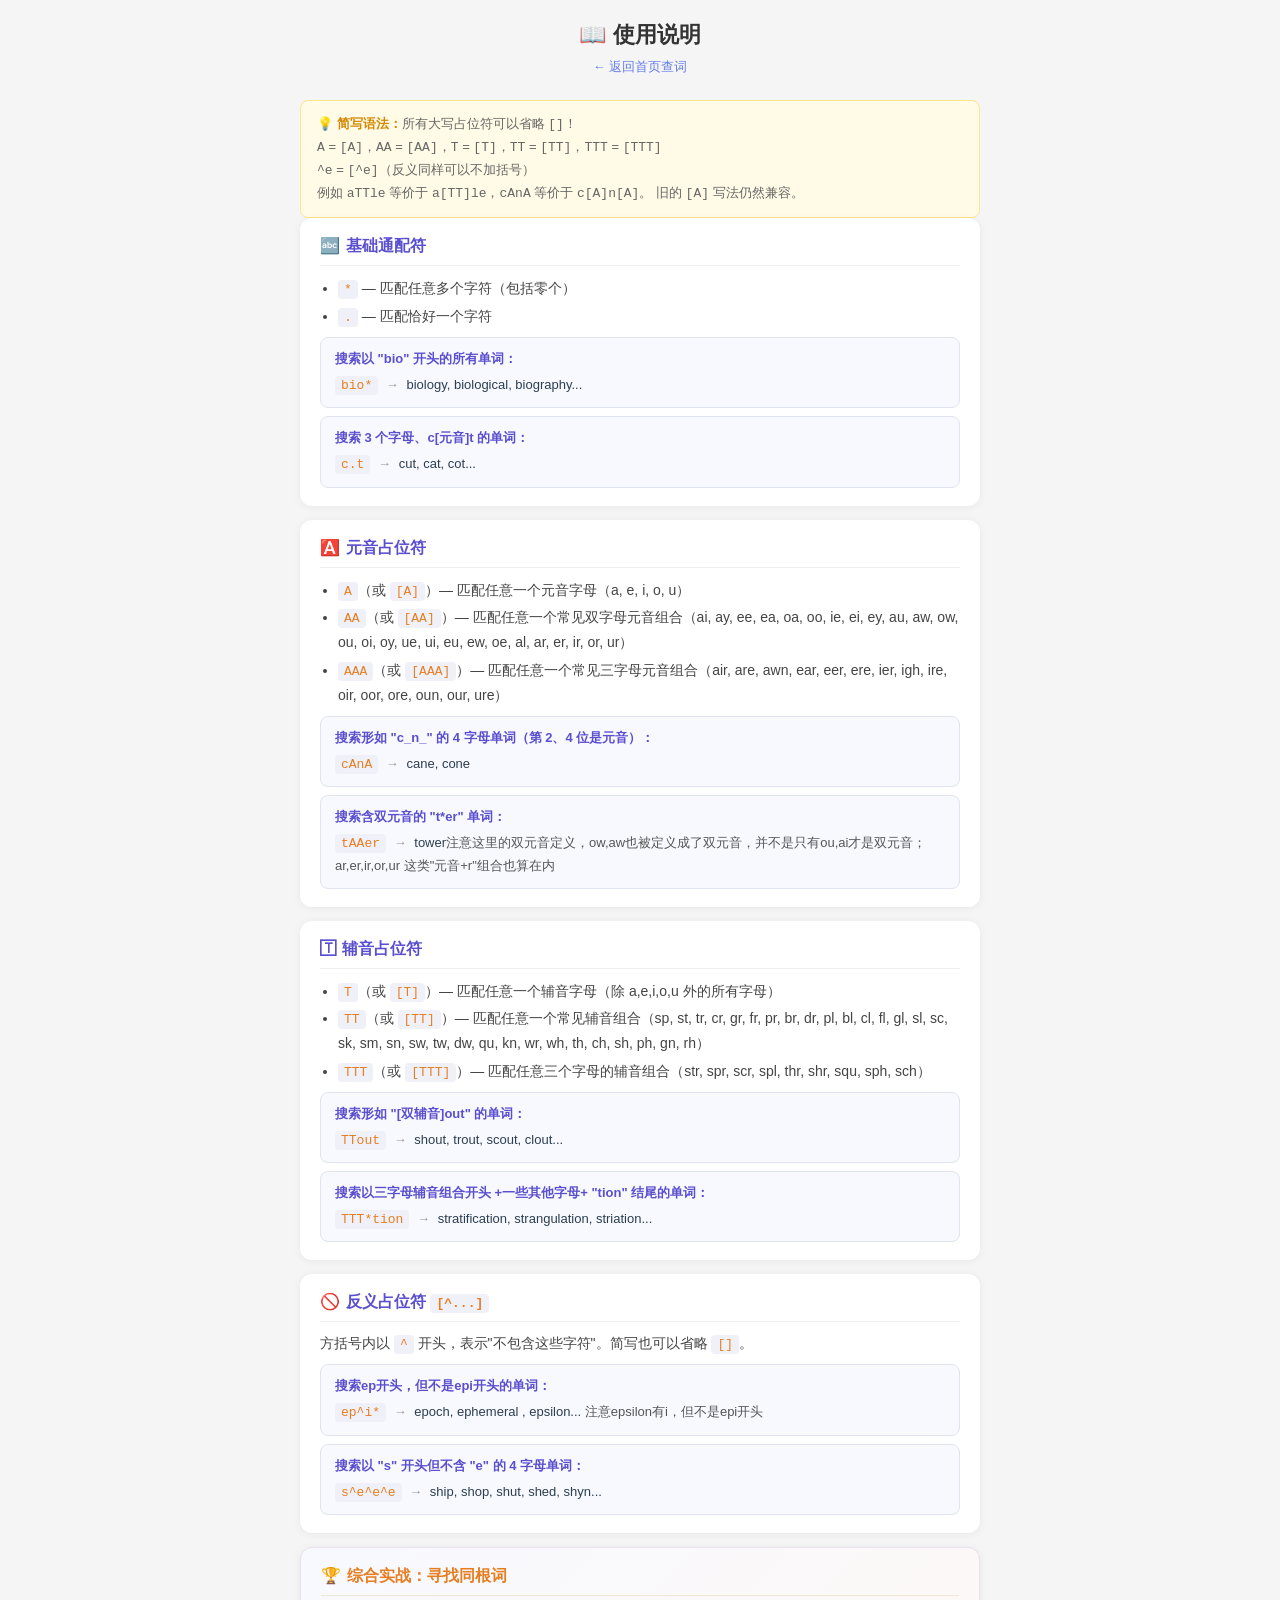
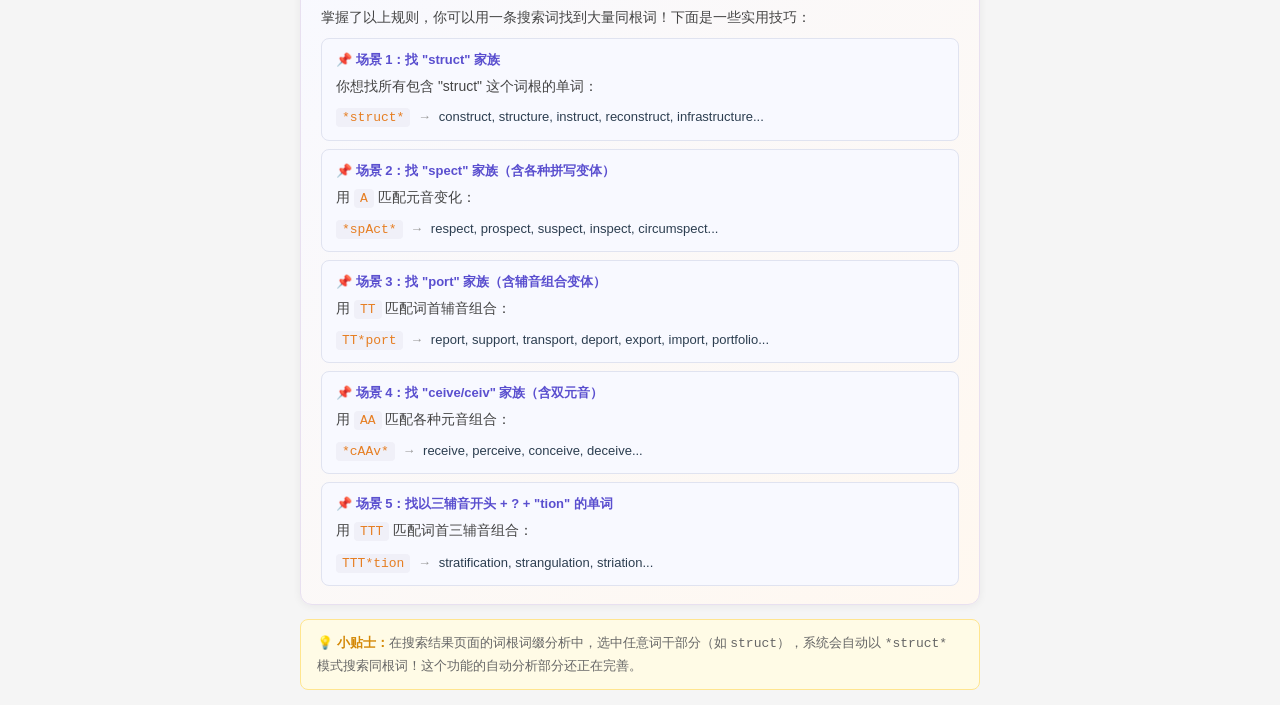
<file: templates/guide.html>
<!doctype html>
<html lang="zh-CN">
  <head>
    <meta charset="UTF-8" />
    <meta name="viewport" content="width=device-width, initial-scale=1.0" />
    <title>使用说明 - The Little Dict</title>
    <link rel="stylesheet" href="/static/style.css" />
    <style>
      /* 使用说明页面专用样式 */
      .guide-page {
        max-width: 720px;
        margin: 0 auto;
        padding: 20px;
      }
      .guide-page h1 {
        text-align: center;
        color: #333;
        margin-bottom: 8px;
        font-size: 22px;
      }
      .guide-page .subtitle {
        text-align: center;
        color: #888;
        font-size: 13px;
        margin-bottom: 24px;
      }
      .guide-page .subtitle a {
        color: #667eea;
        text-decoration: none;
      }
      .guide-page .subtitle a:hover {
        text-decoration: underline;
      }
      .guide-section {
        background: #fff;
        border-radius: 12px;
        padding: 18px 20px;
        margin-bottom: 14px;
        box-shadow: 0 1px 8px rgba(0,0,0,0.06);
      }
      .guide-section h2 {
        font-size: 16px;
        color: #5a4fcf;
        margin: 0 0 10px 0;
        padding-bottom: 8px;
        border-bottom: 1px solid #eee;
      }
      .guide-section h2 .icon {
        margin-right: 6px;
      }
      .guide-section p {
        font-size: 14px;
        line-height: 1.7;
        color: #444;
        margin: 0 0 8px 0;
      }
      .guide-section ul {
        margin: 0;
        padding: 0 0 0 18px;
        font-size: 14px;
        line-height: 1.8;
        color: #444;
      }
      .guide-section li {
        margin-bottom: 2px;
      }
      .guide-section code {
        background: #f0f0f8;
        padding: 2px 6px;
        border-radius: 4px;
        font-family: 'Courier New', monospace;
        font-size: 13px;
        color: #e67e22;
        white-space: nowrap;
      }
      .guide-example {
        background: #f8f9ff;
        border: 1px solid #e0e3f0;
        border-radius: 8px;
        padding: 10px 14px;
        margin-top: 8px;
        font-size: 13px;
        line-height: 1.7;
        color: #555;
      }
      .guide-example .label {
        font-weight: 600;
        color: #5a4fcf;
        margin-bottom: 4px;
      }
      .guide-example code {
        font-size: 13px;
      }
      .guide-example .arrow {
        color: #999;
        margin: 0 4px;
      }
      .guide-example .result {
        color: #2c3e50;
        font-weight: 500;
      }
      .guide-combo {
        background: linear-gradient(135deg, #f8f9ff 0%, #fff8f0 100%);
        border: 1px solid #e8e0f0;
      }
      .guide-combo h2 {
        color: #e67e22;
        border-bottom-color: #f0e6d6;
      }
      .guide-tip {
        background: #fffbe6;
        border: 1px solid #ffe58f;
        border-radius: 8px;
        padding: 12px 16px;
        margin-top: 14px;
        font-size: 13px;
        line-height: 1.7;
        color: #666;
      }
      .guide-tip strong {
        color: #d48806;
      }
    </style>
  </head>
  <body>
    <div class="guide-page">
      <h1>📖 使用说明</h1>
      <p class="subtitle"><a href="/">← 返回首页查词</a></p>

      <!-- 简写语法提示 -->
      <div class="guide-tip">
        <strong>💡 简写语法：</strong>所有大写占位符可以省略 <code>[]</code>！<br>
        <code>A</code> = <code>[A]</code>，<code>AA</code> = <code>[AA]</code>，<code>T</code> = <code>[T]</code>，<code>TT</code> = <code>[TT]</code>，<code>TTT</code> = <code>[TTT]</code><br>
        <code>^e</code> = <code>[^e]</code>（反义同样可以不加括号）<br>
        例如 <code>aTTle</code> 等价于 <code>a[TT]le</code>，<code>cAnA</code> 等价于 <code>c[A]n[A]</code>。
        旧的 <code>[A]</code> 写法仍然兼容。
      </div>

      <!-- 基础通配符 -->
      <div class="guide-section">
        <h2><span class="icon">🔤</span>基础通配符</h2>
        <ul>
          <li><code>*</code> — 匹配任意多个字符（包括零个）</li>
          <li><code>.</code> — 匹配恰好一个字符</li>
        </ul>
        <div class="guide-example">
          <div class="label">搜索以 "bio" 开头的所有单词：</div>
          <code>bio*</code> <span class="arrow">→</span> <span class="result">biology, biological, biography...</span>
        </div>
        <div class="guide-example">
          <div class="label">搜索 3 个字母、c[元音]t 的单词：</div>
          <code>c.t</code> <span class="arrow">→</span> <span class="result">cut, cat, cot...</span>
        </div>
      </div>

      <!-- 元音占位符 -->
      <div class="guide-section">
        <h2><span class="icon">🅰️</span>元音占位符</h2>
        <ul>
          <li><code>A</code>（或 <code>[A]</code>）— 匹配任意一个元音字母（a, e, i, o, u）</li>
          <li><code>AA</code>（或 <code>[AA]</code>）— 匹配任意一个常见双字母元音组合（ai, ay, ee, ea, oa, oo, ie, ei, ey, au, aw, ow, ou, oi, oy, ue, ui, eu, ew, oe, al, ar, er, ir, or, ur）</li>
          <li><code>AAA</code>（或 <code>[AAA]</code>）— 匹配任意一个常见三字母元音组合（air, are, awn, ear, eer, ere, ier, igh, ire, oir, oor, ore, oun, our, ure）</li>
        </ul>
        <div class="guide-example">
          <div class="label">搜索形如 "c_n_" 的 4 字母单词（第 2、4 位是元音）：</div>
          <code>cAnA</code> <span class="arrow">→</span> <span class="result">cane, cone</span>
        </div>
        <div class="guide-example">
          <div class="label">搜索含双元音的 "t*er" 单词：</div>
          <code>tAAer</code> <span class="arrow">→</span> <span class="result">tower</span>注意这里的双元音定义，ow,aw也被定义成了双元音，并不是只有ou,ai才是双元音；ar,er,ir,or,ur 这类"元音+r"组合也算在内
        </div>
      </div>

      <!-- 辅音占位符 -->
      <div class="guide-section">
        <h2><span class="icon">🅃</span>辅音占位符</h2>
        <ul>
          <li><code>T</code>（或 <code>[T]</code>）— 匹配任意一个辅音字母（除 a,e,i,o,u 外的所有字母）</li>
          <li><code>TT</code>（或 <code>[TT]</code>）— 匹配任意一个常见辅音组合（sp, st, tr, cr, gr, fr, pr, br, dr, pl, bl, cl, fl, gl, sl, sc, sk, sm, sn, sw, tw, dw, qu, kn, wr, wh, th, ch, sh, ph, gn, rh）</li>
          <li><code>TTT</code>（或 <code>[TTT]</code>）— 匹配任意三个字母的辅音组合（str, spr, scr, spl, thr, shr, squ, sph, sch）</li>
        </ul>
        <div class="guide-example">
          <div class="label">搜索形如 "[双辅音]out" 的单词：</div>
          <code>TTout</code> <span class="arrow">→</span> <span class="result">shout, trout, scout, clout...</span>
        </div>
        <div class="guide-example">
          <div class="label">搜索以三字母辅音组合开头 +一些其他字母+ "tion" 结尾的单词：</div>
          <code>TTT*tion</code> <span class="arrow">→</span> <span class="result">stratification, strangulation, striation...</span>
        </div>
      </div>

      <!-- 反义占位符 -->
      <div class="guide-section">
        <h2><span class="icon">🚫</span>反义占位符 <code>[^...]</code></h2>
        <p>方括号内以 <code>^</code> 开头，表示"不包含这些字符"。简写也可以省略 <code>[]</code>。</p>
        <div class="guide-example">
          <div class="label">搜索ep开头，但不是epi开头的单词：</div>
          <code>ep^i*</code> <span class="arrow">→</span> <span class="result">epoch, ephemeral , epsilon...</span> 注意epsilon有i，但不是epi开头
        </div>
        <div class="guide-example">
          <div class="label">搜索以 "s" 开头但不含 "e" 的 4 字母单词：</div>
          <code>s^e^e^e</code> <span class="arrow">→</span> <span class="result">ship, shop, shut, shed, shyn...</span>
        </div>
      </div>

      <!-- 综合实战 -->
      <div class="guide-section guide-combo">
        <h2><span class="icon">🏆</span>综合实战：寻找同根词</h2>
        <p>掌握了以上规则，你可以用一条搜索词找到大量同根词！下面是一些实用技巧：</p>

        <div class="guide-example">
          <div class="label">📌 场景 1：找 "struct" 家族</div>
          <p>你想找所有包含 "struct" 这个词根的单词：</p>
          <code>*struct*</code> <span class="arrow">→</span> <span class="result">construct, structure, instruct, reconstruct, infrastructure...</span>
        </div>

        <div class="guide-example">
          <div class="label">📌 场景 2：找 "spect" 家族（含各种拼写变体）</div>
          <p>用 <code>A</code> 匹配元音变化：</p>
          <code>*spAct*</code> <span class="arrow">→</span> <span class="result">respect, prospect, suspect, inspect, circumspect...</span>
        </div>

        <div class="guide-example">
          <div class="label">📌 场景 3：找 "port" 家族（含辅音组合变体）</div>
          <p>用 <code>TT</code> 匹配词首辅音组合：</p>
          <code>TT*port</code> <span class="arrow">→</span> <span class="result">report, support, transport, deport, export, import, portfolio...</span>
        </div>

        <div class="guide-example">
          <div class="label">📌 场景 4：找 "ceive/ceiv" 家族（含双元音）</div>
          <p>用 <code>AA</code> 匹配各种元音组合：</p>
          <code>*cAAv*</code> <span class="arrow">→</span> <span class="result">receive, perceive, conceive, deceive...</span>
        </div>

        <div class="guide-example">
          <div class="label">📌 场景 5：找以三辅音开头 + ? + "tion" 的单词</div>
          <p>用 <code>TTT</code> 匹配词首三辅音组合：</p>
          <code>TTT*tion</code> <span class="arrow">→</span> <span class="result">stratification, strangulation, striation...</span>
        </div>

      </div>

      <div class="guide-tip">
        <strong>💡 小贴士：</strong>在搜索结果页面的词根词缀分析中，选中任意词干部分（如 <code>struct</code>），系统会自动以 <code>*struct*</code> 模式搜索同根词！这个功能的自动分析部分还正在完善。
      </div>
    </div>
  </body>
</html>
</file>
<file: static/style.css>
﻿* { margin: 0; padding: 0; box-sizing: border-box; }
body { font-family: -apple-system, BlinkMacSystemFont, "Segoe UI", Roboto, sans-serif; background: #f5f5f5; color: #333; }
.header { background: linear-gradient(135deg, #667eea 0%, #764ba2 100%); padding: 30px 20px; text-align: center; }
.header h1 { color: #fff; font-size: 24px; margin-bottom: 20px; font-weight: 600; }
.search-box { max-width: 600px; margin: 0 auto; display: flex; gap: 10px; }
.search-box input { flex: 1; padding: 12px 20px; border: none; border-radius: 25px; font-size: 16px; outline: none; box-shadow: 0 2px 10px rgba(0,0,0,0.1); }
.search-box button { padding: 12px 25px; background: #fff; color: #667eea; border: none; border-radius: 25px; font-size: 16px; cursor: pointer; font-weight: 600; box-shadow: 0 2px 10px rgba(0,0,0,0.1); transition: transform 0.2s; }
.search-box button:hover { transform: scale(1.05); }
.container { max-width: 800px; margin: 20px auto; padding: 0 20px; }
#result { background: #fff; border-radius: 12px; padding: 24px; box-shadow: 0 2px 15px rgba(0,0,0,0.08); min-height: 120px; }
#result:empty::after { content: "输入单词开始查询"; display: block; text-align: center; color: #999; font-size: 16px; padding-top: 30px; }
.htmx-indicator { display: none; }
.htmx-request .htmx-indicator { display: block; }
.htmx-request.htmx-indicator { display: block; }
.loading { text-align: center; padding: 30px; color: #667eea; font-size: 16px; }
.suggestion { text-align: center; color: #999; padding: 20px; font-size: 15px; line-height: 2.2; }
.sug-link { color: #667eea; text-decoration: none; padding: 3px 10px; border-radius: 4px; cursor: pointer; display: inline-block; margin: 2px; }
.sug-link:hover { background: #667eea; color: #fff; }
/* ========== 词根词缀分析 ========== */
.affix-analysis {
    margin-top: 20px;
    padding: 16px 20px;
    background: #f8f9ff;
    border: 1px solid #e0e3f0;
    border-radius: 10px;
    font-size: 14px;
}
.affix-title {
    font-size: 15px;
    font-weight: 600;
    color: #5a4fcf;
    margin-bottom: 12px;
}

/* ── 蒸馏模型2 ── */
.distill-analysis {
    background: #f0fbf4;
    border: 1px solid #d3ecdf;
}
.distill-analysis .affix-title {
    color: #2e8b57;
}

/* ── 第一行：词根段显示 ── */
.affix-word-breakdown {
    display: inline-flex;
    flex-wrap: wrap;
    align-items: center;
    gap: 0;
    font-size: 20px;
    font-weight: 700;
    font-family: 'Courier New', monospace;
    letter-spacing: 0;
}
.affix-part {
    border-radius: 3px;
    padding: 1px 2px;
}
.affix-dot {
    color: #bbb;
    font-weight: 400;
    margin: 0 1px;
}
.affix-part-matched {
    color: #999;
}
.affix-part-unknown {
    color: #999;
    background: #f0f0f0;
}

/* ── 分割线 ── */
.affix-divider {
    border: none;
    border-top: 1px solid #e0e3f0;
    margin: 10px 0;
}

/* ── 第二行：Stage1 派生追溯 ── */
.affix-stage1 {
    font-size: 13px;
    margin-bottom: 6px;
    line-height: 1.6;
}
.affix-stage1-label {
    color: #888;
    font-weight: 500;
}
.affix-stage1-value {
    color: #5a4fcf;
    font-family: 'Courier New', monospace;
    font-weight: 600;
}

/* ── 第三行：含义 ── */
.affix-meanings {
    font-size: 13px;
    line-height: 1.8;
    color: #555;
    word-wrap: break-word;
    overflow-wrap: break-word;
}
.affix-meaning-item {
    display: inline;
    white-space: normal;
}
.affix-meaning-text {
    font-weight: 600;
    font-family: 'Courier New', monospace;
    color: #e67e22 !important;
}
.affix-langcode {
    color: #aaa;
    font-size: 11px;
    font-weight: 400;
}
.affix-src-tag {
    font-size: 11px;
    font-weight: 600;
    padding: 1px 3px;
    border-radius: 3px;
    margin: 0 2px;
    font-family: 'Courier New', monospace;
}

/* ── 第四行：图例 ── */
.affix-legend {
    margin-top: 10px;
    padding-top: 8px;
    border-top: 1px solid #eee;
    font-size: 12px;
    color: #999;
    display: flex;
    flex-wrap: wrap;
    gap: 8px 16px;
}
.affix-legend-item {
    display: inline-flex;
    align-items: center;
    gap: 3px;
}
.affix-source-tag {
    font-family: 'Courier New', monospace;
    font-weight: 600;
    padding: 0 3px;
    border-radius: 2px;
    font-size: 11px;
}

.affix-stem-lookup {
    margin-top: 12px;
}
.affix-stem-lookup details {
    background: #fff;
    border-radius: 8px;
    border: 1px solid #e8e8f0;
    padding: 8px 12px;
}
.affix-stem-lookup summary {
    cursor: pointer;
    color: #5a4fcf;
    font-weight: 500;
    font-size: 13px;
    padding: 4px 0;
}
.tld-ipa {
    color: Sienna;
    font-style: normal;
    font-size: 1rem;
}
.affix-stem-lookup summary:hover {
    color: #3d35a0;
}
.affix-stem-lookup .dict-content {
    margin-top: 8px;
    padding-top: 8px;
    border-top: 1px solid #eee;
    font-size: 13px;
}

/* ========== 通配符搜索结果 ========== */
.pattern-header {
    text-align: center;
    color: #666;
    padding: 12px 0 16px;
    font-size: 14px;
    border-bottom: 1px solid #eee;
    margin-bottom: 16px;
}
.pattern-results {
    display: flex;
    flex-direction: column;
    gap: 16px;
}
.pattern-entry {
    border-bottom: 1px solid #f0f0f0;
    padding-bottom: 12px;
}
.pattern-entry:last-child {
    border-bottom: none;
}
.pattern-word {
    font-size: 24px !important;
    font-weight: 700 !important;
    color: #000 !important;
    margin-bottom: 8px;
    text-decoration: none !important;
}
.hl-literal {
    color: #97060ffa !important;
}
.pattern-rank {
    font-size: 14px !important;
    font-weight: 400 !important;
    color: #888 !important;
    vertical-align: baseline;
}
.pattern-no-result {

    color: #999;
    font-size: 13px;
    font-style: italic;
    padding: 8px 0;
}
.pattern-summary {
    font-size: 14px;
    line-height: 1.6;
    color: #444;
    padding: 4px 0;
}
.pattern-summary .coca2 {
    color: #888;
    font-size: 13px;
    margin-bottom: 4px;
}
.pattern-summary .gdc .dcb {
    display: inline;
}
.pattern-summary .pos {
    color: #5a4fcf;
    font-weight: 600;
    margin-right: 4px;
}
.pattern-summary .dcn {
    color: #2c3e50;
    font-size: 15px;
    font-weight: 500;
}
.pattern-no-summary {
    color: #999;
    font-size: 13px;
    font-style: italic;
    padding: 8px 0;
}
.expand-link {
    display: inline-block;
    margin-top: 6px;
    color: #667eea;
    font-size: 13px;
    text-decoration: none;
    cursor: pointer;
    padding: 2px 8px;
    border: 1px solid #667eea;
    border-radius: 4px;
    transition: all 0.2s;
}
.expand-link:hover {
    background: #667eea;
    color: #fff;
}
.pattern-divider {
    border: none;
    border-top: 2px solid #e74c3c;
    margin: 10px 0;
}
.pagination {
    display: flex;
    justify-content: center;
    align-items: center;
    gap: 12px;
    padding: 20px 0 10px;
}
.page-link {
    color: #667eea;
    text-decoration: none;
    padding: 6px 14px;
    border: 1px solid #667eea;
    border-radius: 6px;
    font-size: 14px;
    cursor: pointer;
    transition: all 0.2s;
}
.page-link:hover {
    background: #667eea;
    color: #fff;
}
.page-info {
    color: #666;
    font-size: 14px;
}
/* ========== 返回搜索结果链接 ========== */
.back-link {
    margin-bottom: 16px;
    padding-bottom: 12px;
    border-bottom: 1px solid #eee;
}
.back-link a {
    color: #667eea;
    text-decoration: none;
    font-size: 14px;
    cursor: pointer;
    padding: 4px 8px;
    border-radius: 4px;
    transition: background 0.2s;
}
.back-link a:hover {
    background: #667eea;
    color: #fff;
}
/* ========== 相似词推荐 ========== */
.related-words-section {
    margin-top: 16px;
    padding: 16px 20px;
    background: #fff8f0;
    border: 1px solid #ffe8cc;
    border-radius: 10px;
    font-size: 14px;
}
.related-words-title {
    font-size: 15px;
    font-weight: 600;
    color: #e67e22;
    margin-bottom: 12px;
}
.related-words-list {
    display: flex;
    flex-direction: column;
    gap: 6px;
}
.related-word-item {
    display: inline-flex;
    align-items: center;
    gap: 10px;
    padding: 6px 10px;
    background: #fff;
    border-radius: 6px;
    border: 1px solid #f0e6d6;
    font-size: 14px;
}
.related-word {
    font-weight: 600;
    color: #2c3e50;
    font-family: 'Courier New', monospace;
    min-width: 80px;
}
.related-score {
    font-size: 12px;
    color: #e67e22;
    background: #fef5e7;
    padding: 2px 6px;
    border-radius: 4px;
}
.related-rank {
    font-size: 12px;
    color: #888;
    padding: 2px 6px;
    border-radius: 4px;
    background: #f5f5f5;
}
.related-rank.unknown {
    color: #ccc;
    background: #fafafa;
}
/* ========== 相似词词干高亮 ========== */
.stem-highlight {
    background: #fff3cd;
    color: #d63384;
    padding: 1px 3px;
    border-radius: 3px;
    font-weight: 700;
}
/* 返回顶部按钮 */
.related-words-back {
    text-align: center;
    padding-top: 12px;
    border-top: 1px solid #f0e6d6;
    margin-top: 12px;
}
@media (max-width: 480px) {
    .header { padding: 20px 15px; } .header h1 { font-size: 20px; }
    .search-box input { padding: 10px 15px; font-size: 14px; }
    .search-box button { padding: 10px 18px; font-size: 14px; }
    #result { padding: 15px; }
    .affix-word-breakdown { font-size: 16px; }
    .affix-analysis { padding: 12px 14px; }
}
</file>
